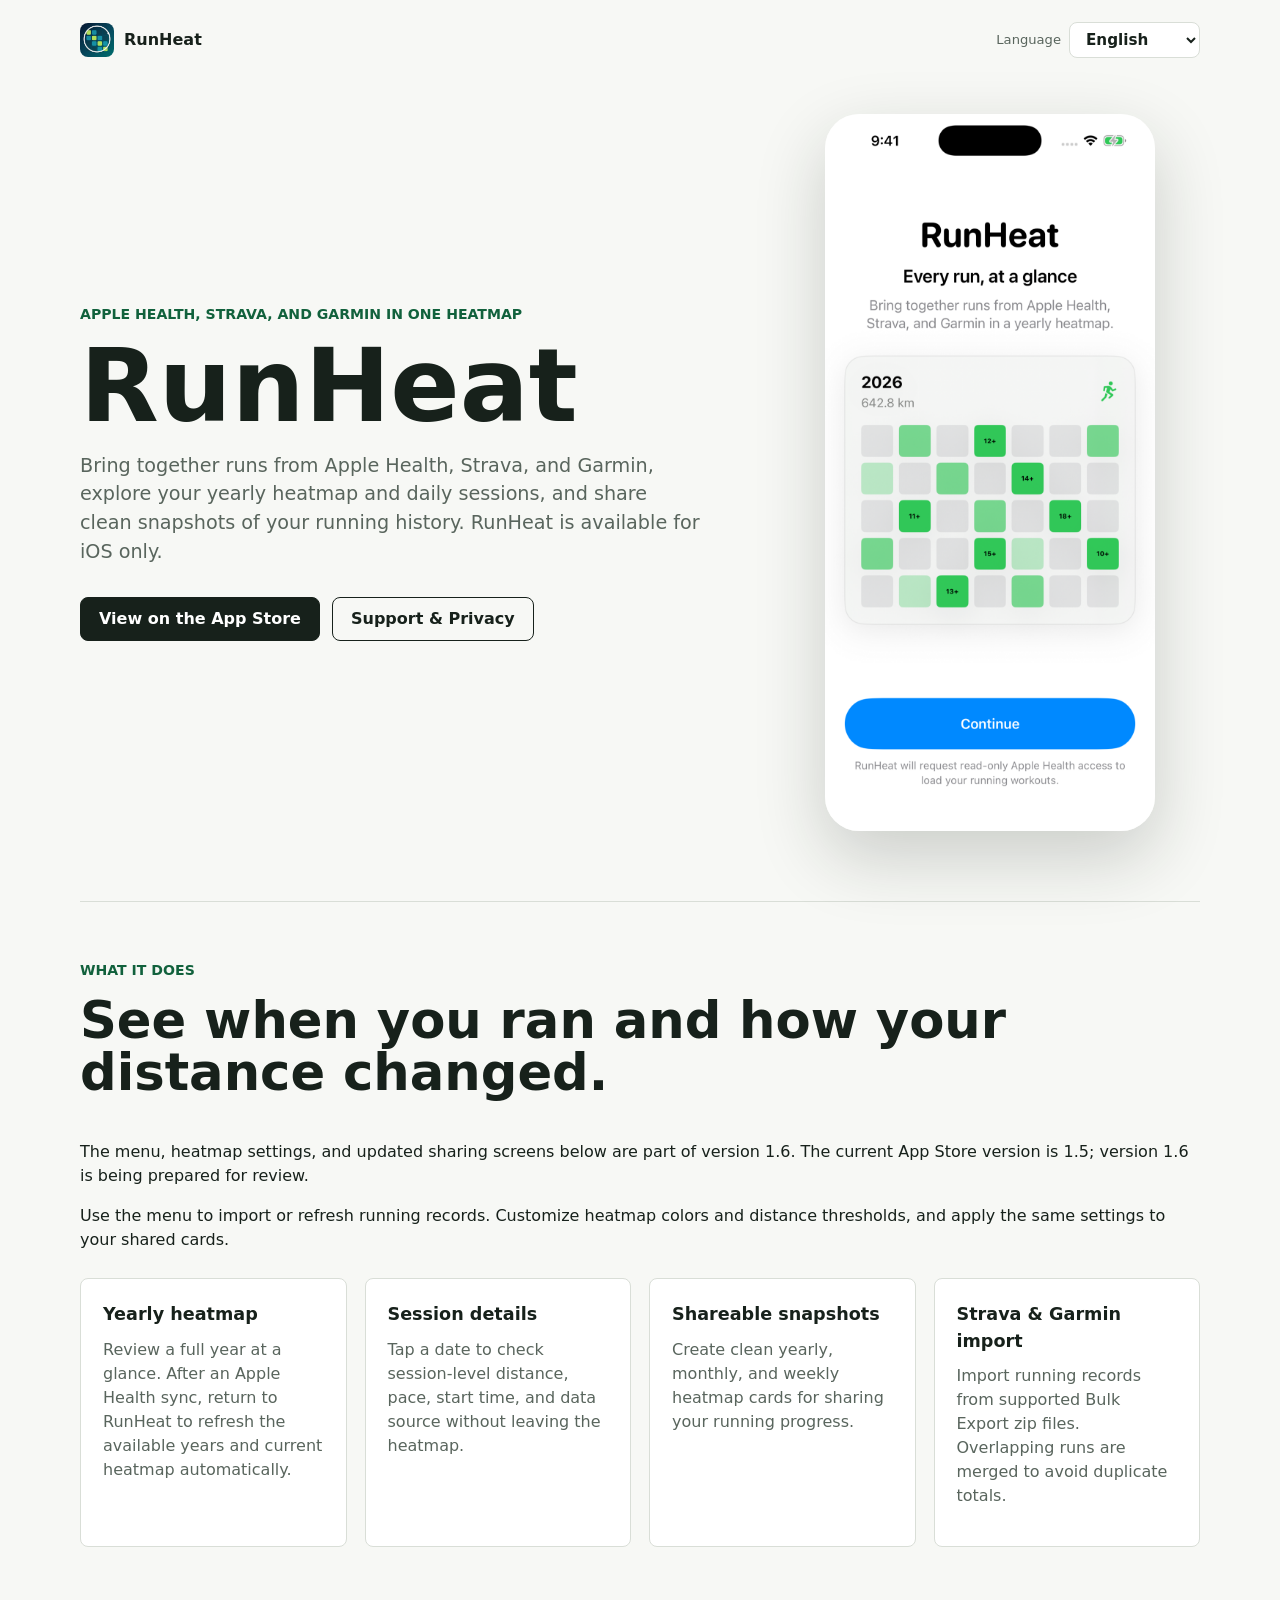
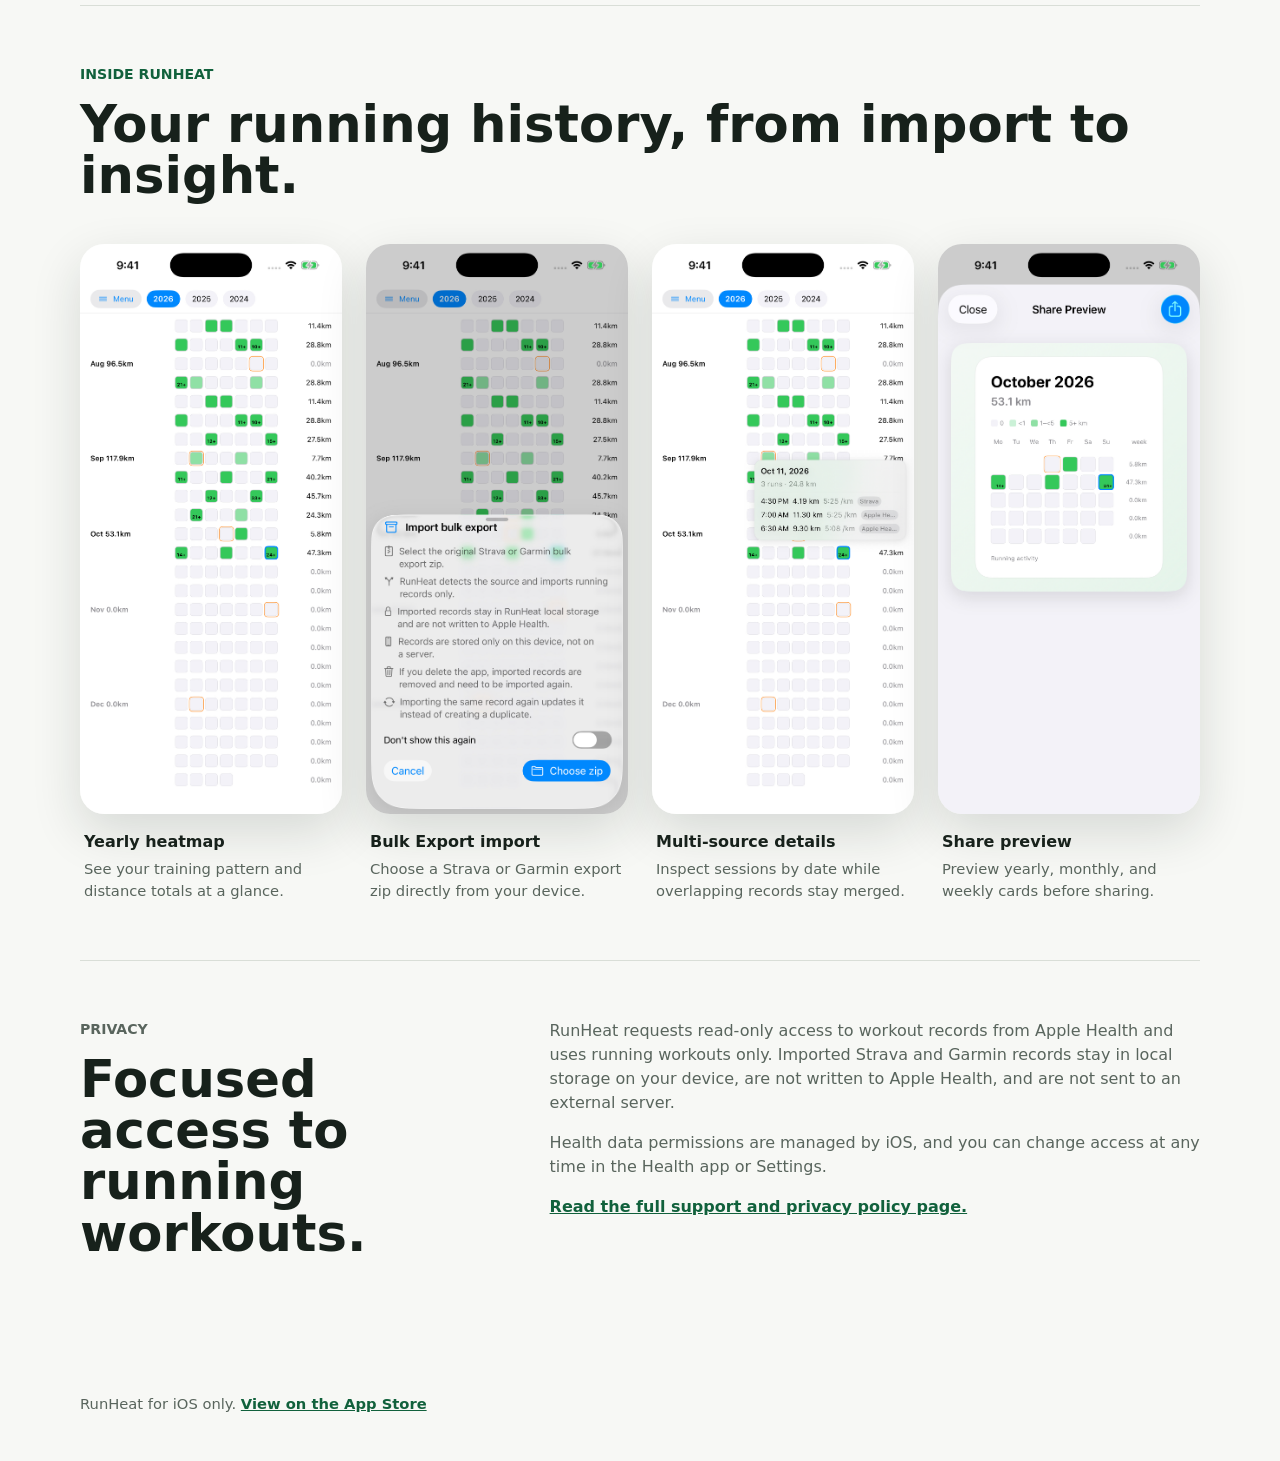
<file: index.html>
<!doctype html>
<html lang="en">
  <head>
    <meta charset="utf-8">
    <meta name="viewport" content="width=device-width, initial-scale=1">
    <meta http-equiv="refresh" content="0; url=en/">
    <title>RunHeat</title>
    <link rel="canonical" href="en/">
  </head>
  <body>
    <p><a href="en/">RunHeat</a></p>
  </body>
</html>
</file>
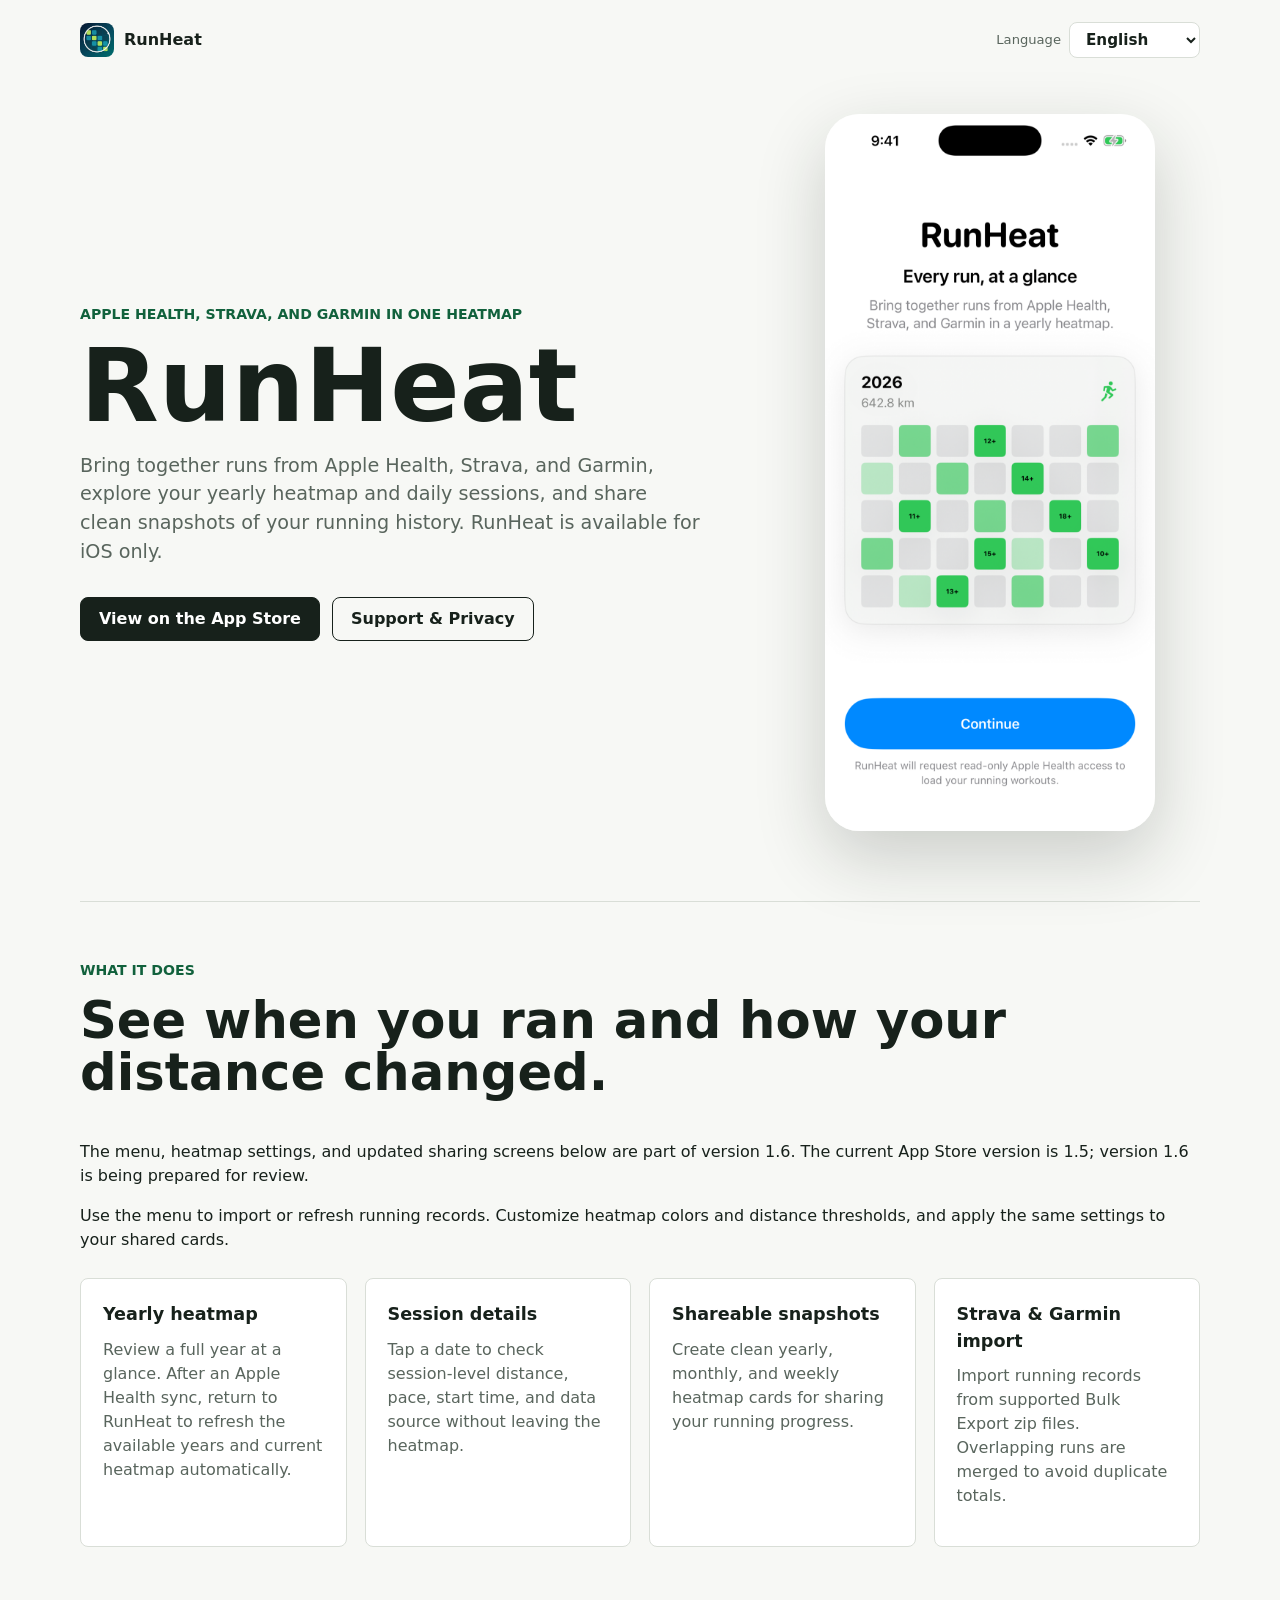
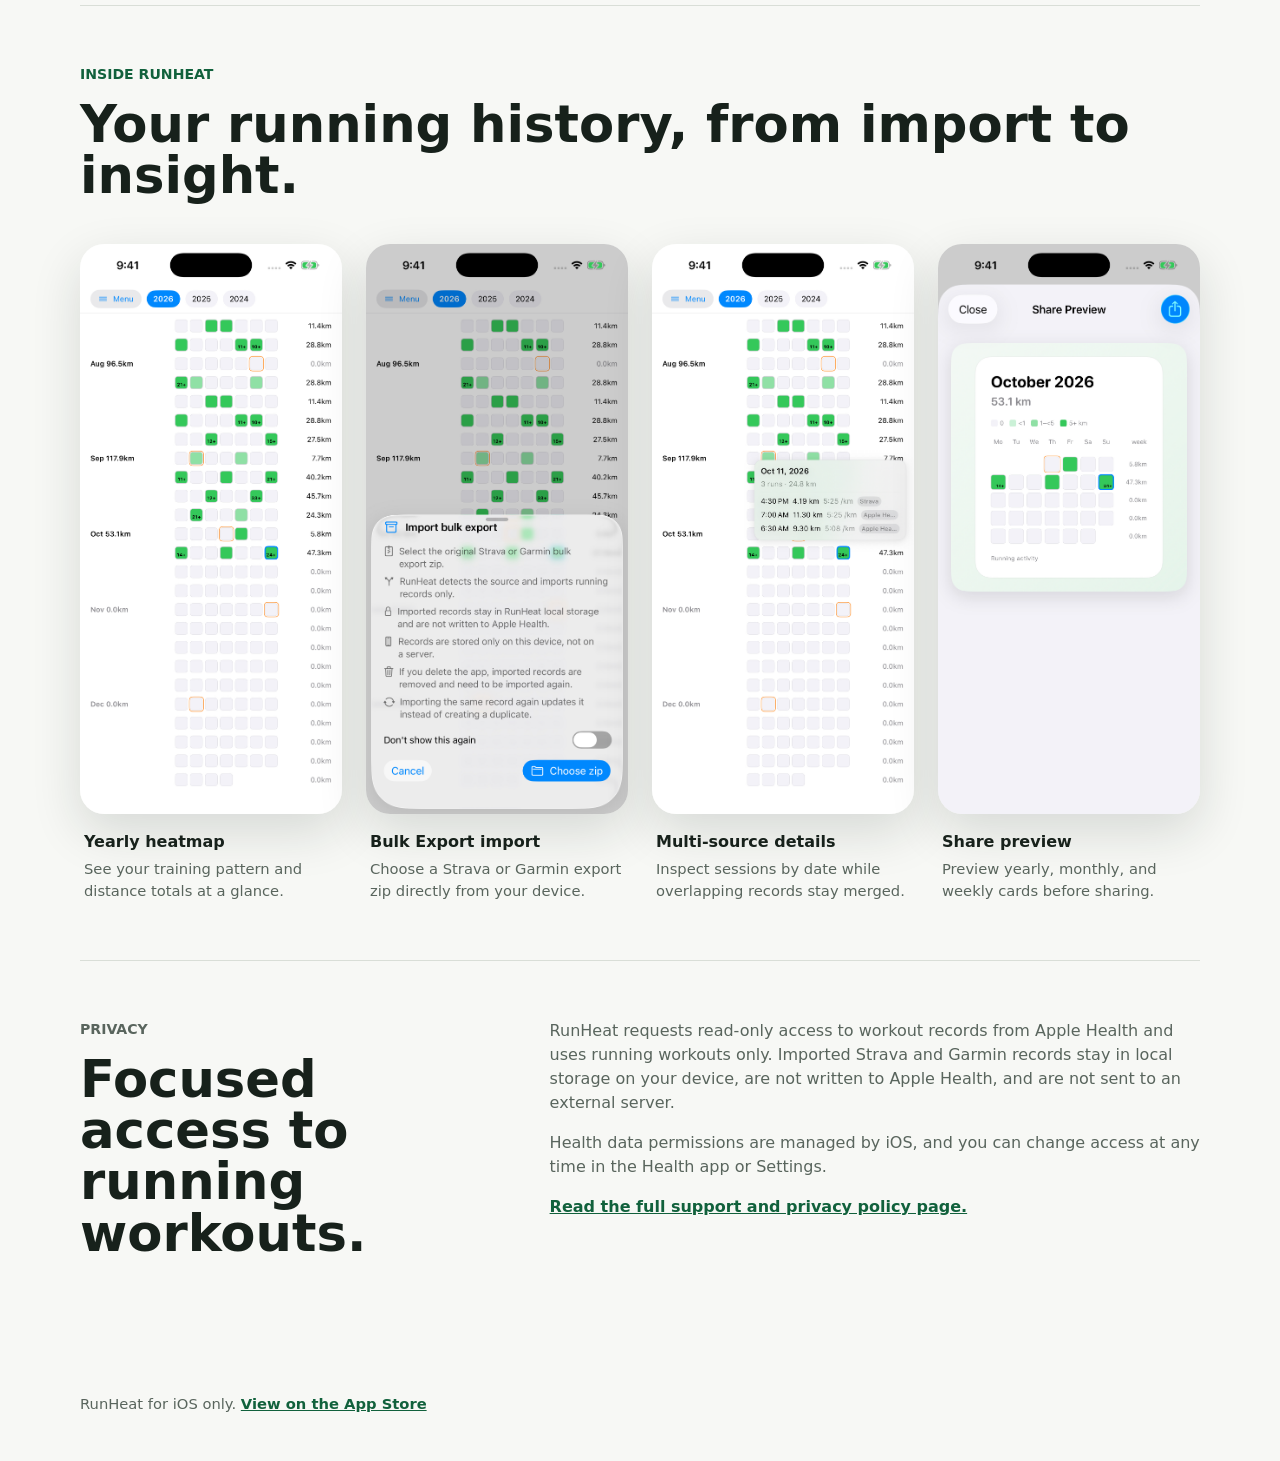
<file: en/index.html>
<!doctype html>
<html lang="en">
  <head>
    <meta charset="utf-8">
    <meta name="viewport" content="width=device-width, initial-scale=1">
    <meta name="description" content="RunHeat brings together running records from Apple Health, Strava, and Garmin in yearly, monthly, and weekly heatmaps.">
    <title>RunHeat</title>
    <link rel="stylesheet" href="../styles.css">
  </head>
  <body>
    <header class="site-header">
      <div class="brand">
        <img src="../assets/app-icon.png" alt="">
        <span>RunHeat</span>
      </div>
      <nav class="nav" aria-label="Language">
        <label class="language-select">
          <span>Language</span>
          <select onchange="if (this.value) window.location.href = this.value">
            <option value="../en/" selected>English</option>
            <option value="../ko/">한국어</option>
          </select>
        </label>
      </nav>
    </header>

    <main>
      <section class="hero">
        <div class="hero-copy">
          <p class="eyebrow">Apple Health, Strava, and Garmin in one heatmap</p>
          <h1>RunHeat</h1>
          <p class="lead">
            Bring together runs from Apple Health, Strava, and Garmin, explore your yearly heatmap and daily sessions, and share clean snapshots of your running history. RunHeat is available for iOS only.
          </p>
          <div class="actions">
            <a class="button primary" href="https://apps.apple.com/us/app/runheat/id6759232122?uo=4">View on the App Store</a>
            <a class="button secondary" href="support.html">Support & Privacy</a>
          </div>
        </div>
        <div class="phone-stage" aria-label="RunHeat app preview">
          <img class="phone-shot" src="../assets/screenshots/en/00-welcome-promo.png" alt="RunHeat welcome screen showing a yearly running heatmap">
        </div>
      </section>

      <section id="features" class="section">
        <p class="eyebrow">What it does</p>
        <h2>See when you ran and how your distance changed.</h2>
        <p>The menu, heatmap settings, and updated sharing screens below are part of version 1.6. The current App Store version is 1.5; version 1.6 is being prepared for review.</p>
        <p>Use the menu to import or refresh running records. Customize heatmap colors and distance thresholds, and apply the same settings to your shared cards.</p>
        <div class="feature-grid">
          <article class="feature">
            <h3>Yearly heatmap</h3>
            <p>Review a full year at a glance. After an Apple Health sync, return to RunHeat to refresh the available years and current heatmap automatically.</p>
          </article>
          <article class="feature">
            <h3>Session details</h3>
            <p>Tap a date to check session-level distance, pace, start time, and data source without leaving the heatmap.</p>
          </article>
          <article class="feature">
            <h3>Shareable snapshots</h3>
            <p>Create clean yearly, monthly, and weekly heatmap cards for sharing your running progress.</p>
          </article>
          <article class="feature">
            <h3>Strava & Garmin import</h3>
            <p>Import running records from supported Bulk Export zip files. Overlapping runs are merged to avoid duplicate totals.</p>
          </article>
        </div>
      </section>

      <section id="screens" class="section screenshots" aria-labelledby="screens-title">
        <p class="eyebrow">Inside RunHeat</p>
        <h2 id="screens-title">Your running history, from import to insight.</h2>
        <div class="gallery">
          <figure>
            <img src="../assets/screenshots/en/01-yearly-heatmap.png" alt="RunHeat yearly heatmap with year tabs and distance totals" loading="lazy">
            <figcaption><strong>Yearly heatmap</strong><span>See your training pattern and distance totals at a glance.</span></figcaption>
          </figure>
          <figure>
            <img src="../assets/screenshots/en/02-bulk-import.png" alt="RunHeat Bulk Export import guide for Strava and Garmin" loading="lazy">
            <figcaption><strong>Bulk Export import</strong><span>Choose a Strava or Garmin export zip directly from your device.</span></figcaption>
          </figure>
          <figure>
            <img src="../assets/screenshots/en/03-run-details.png" alt="RunHeat run details showing Apple Health and Strava sources" loading="lazy">
            <figcaption><strong>Multi-source details</strong><span>Inspect sessions by date while overlapping records stay merged.</span></figcaption>
          </figure>
          <figure>
            <img src="../assets/screenshots/en/04-share-preview.png" alt="RunHeat monthly heatmap share preview" loading="lazy">
            <figcaption><strong>Share preview</strong><span>Preview yearly, monthly, and weekly cards before sharing.</span></figcaption>
          </figure>
        </div>
      </section>

      <section id="privacy" class="section privacy">
        <div>
          <p class="eyebrow">Privacy</p>
          <h2>Focused access to running workouts.</h2>
        </div>
        <div>
          <p>
            RunHeat requests read-only access to workout records from Apple Health and uses running workouts only. Imported Strava and Garmin records stay in local storage on your device, are not written to Apple Health, and are not sent to an external server.
          </p>
          <p>
            Health data permissions are managed by iOS, and you can change access at any time in the Health app or Settings.
          </p>
          <p>
            <a class="text-link" href="support.html">Read the full support and privacy policy page.</a>
          </p>
        </div>
      </section>
    </main>

    <footer class="site-footer">
      <span>RunHeat for iOS only. <a class="text-link" href="https://apps.apple.com/us/app/runheat/id6759232122?uo=4">View on the App Store</a></span>
    </footer>
  </body>
</html>
</file>
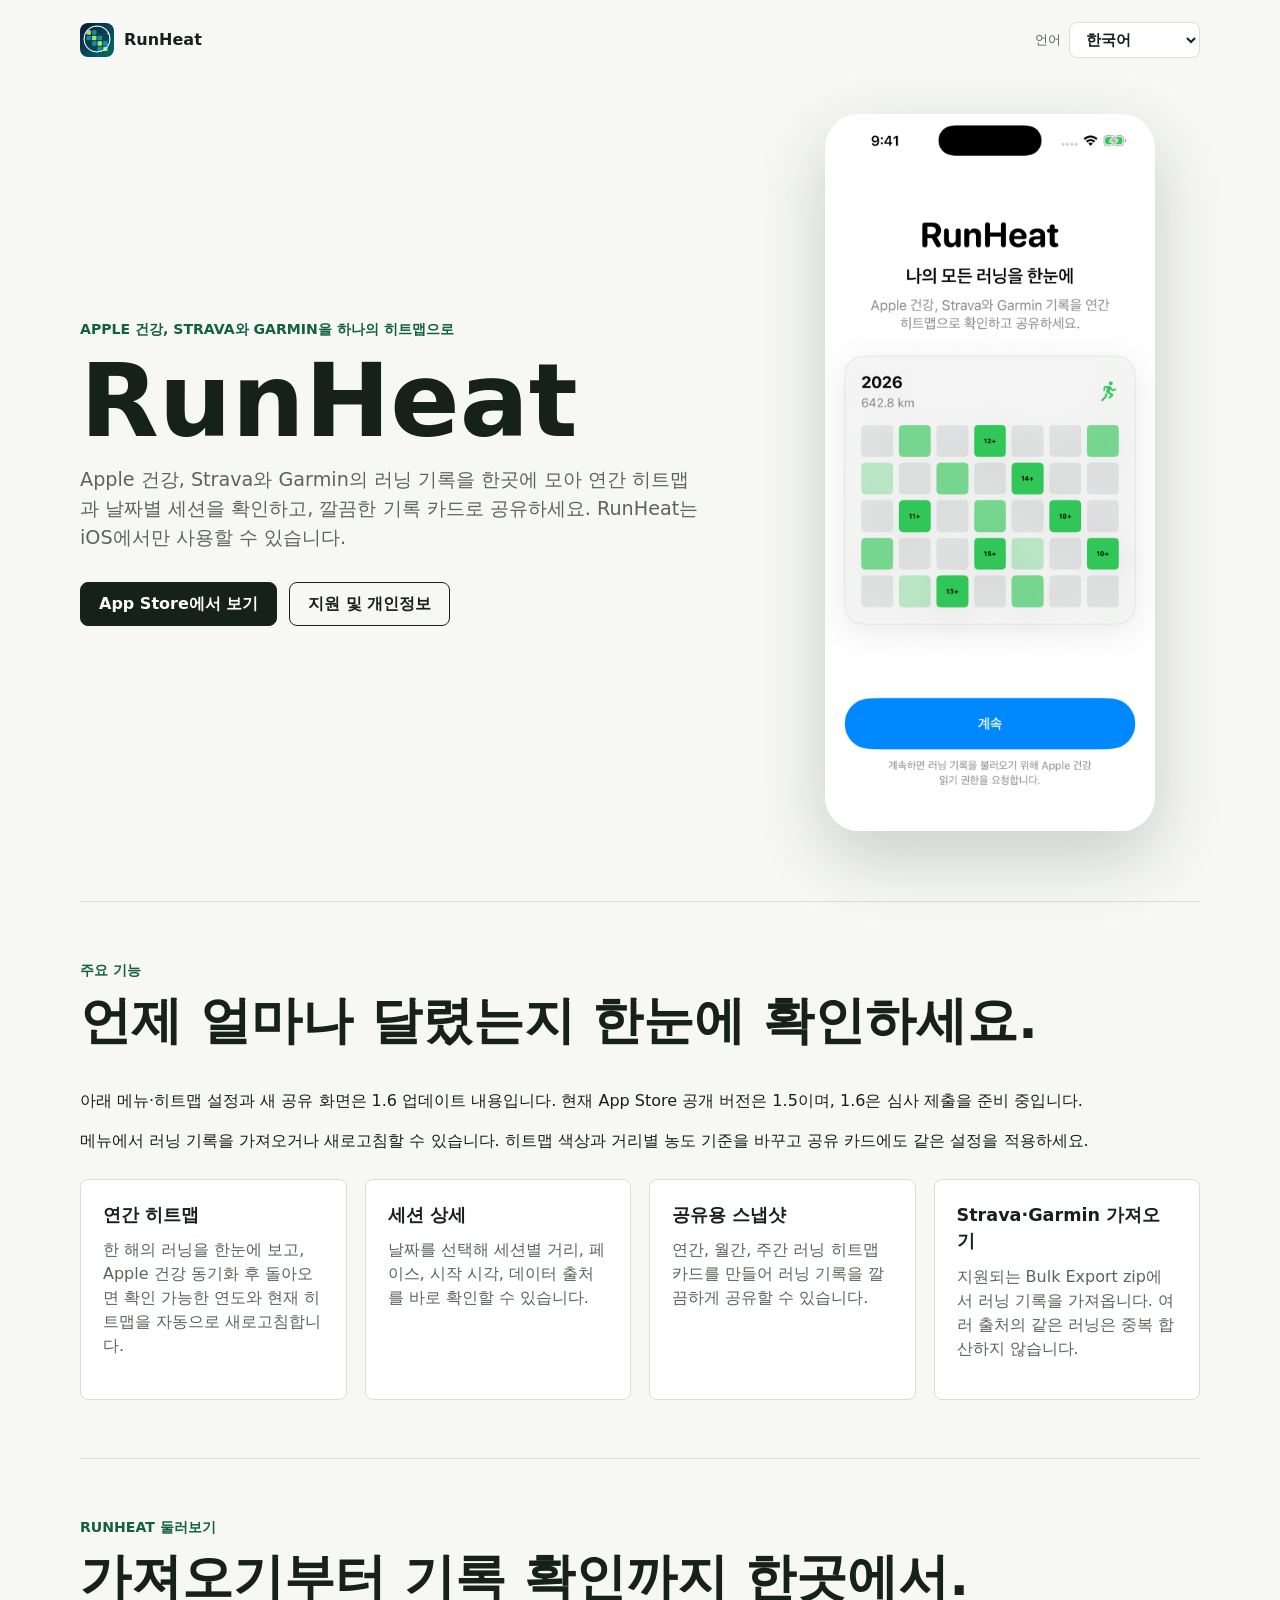
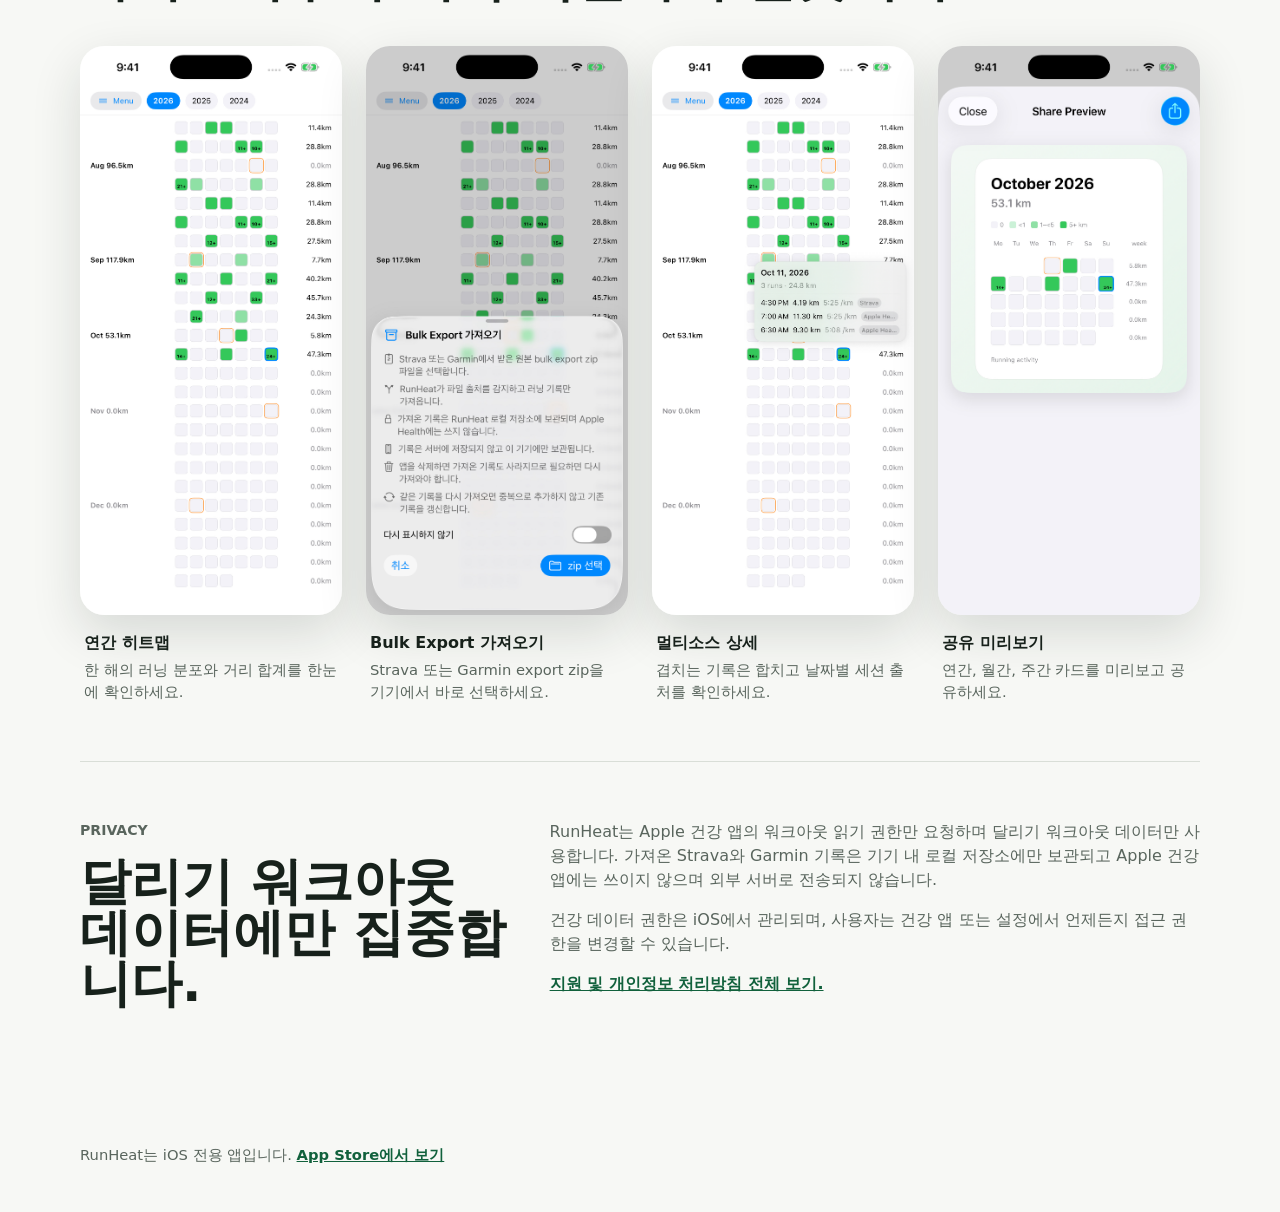
<file: ko/index.html>
<!doctype html>
<html lang="ko">
  <head>
    <meta charset="utf-8">
    <meta name="viewport" content="width=device-width, initial-scale=1">
    <meta name="description" content="RunHeat는 Apple 건강, Strava와 Garmin 러닝 기록을 연간, 월간, 주간 히트맵으로 보여줍니다.">
    <title>RunHeat</title>
    <link rel="stylesheet" href="../styles.css">
  </head>
  <body>
    <header class="site-header">
      <div class="brand">
        <img src="../assets/app-icon.png" alt="">
        <span>RunHeat</span>
      </div>
      <nav class="nav" aria-label="언어">
        <label class="language-select">
          <span>언어</span>
          <select onchange="if (this.value) window.location.href = this.value">
            <option value="../en/">English</option>
            <option value="../ko/" selected>한국어</option>
          </select>
        </label>
      </nav>
    </header>

    <main>
      <section class="hero">
        <div class="hero-copy">
          <p class="eyebrow">Apple 건강, Strava와 Garmin을 하나의 히트맵으로</p>
          <h1>RunHeat</h1>
          <p class="lead">
            Apple 건강, Strava와 Garmin의 러닝 기록을 한곳에 모아 연간 히트맵과 날짜별 세션을 확인하고, 깔끔한 기록 카드로 공유하세요. RunHeat는 iOS에서만 사용할 수 있습니다.
          </p>
          <div class="actions">
            <a class="button primary" href="https://apps.apple.com/us/app/runheat/id6759232122?uo=4">App Store에서 보기</a>
            <a class="button secondary" href="support.html">지원 및 개인정보</a>
          </div>
        </div>
        <div class="phone-stage" aria-label="RunHeat 앱 미리보기">
          <img class="phone-shot" src="../assets/screenshots/ko/00-welcome-promo.png" alt="연간 러닝 히트맵이 표시된 RunHeat 시작 화면">
        </div>
      </section>

      <section id="features" class="section">
        <p class="eyebrow">주요 기능</p>
        <h2>언제 얼마나 달렸는지 한눈에 확인하세요.</h2>
        <p>아래 메뉴·히트맵 설정과 새 공유 화면은 1.6 업데이트 내용입니다. 현재 App Store 공개 버전은 1.5이며, 1.6은 심사 제출을 준비 중입니다.</p>
        <p>메뉴에서 러닝 기록을 가져오거나 새로고침할 수 있습니다. 히트맵 색상과 거리별 농도 기준을 바꾸고 공유 카드에도 같은 설정을 적용하세요.</p>
        <div class="feature-grid">
          <article class="feature">
            <h3>연간 히트맵</h3>
            <p>한 해의 러닝을 한눈에 보고, Apple 건강 동기화 후 돌아오면 확인 가능한 연도와 현재 히트맵을 자동으로 새로고침합니다.</p>
          </article>
          <article class="feature">
            <h3>세션 상세</h3>
            <p>날짜를 선택해 세션별 거리, 페이스, 시작 시각, 데이터 출처를 바로 확인할 수 있습니다.</p>
          </article>
          <article class="feature">
            <h3>공유용 스냅샷</h3>
            <p>연간, 월간, 주간 러닝 히트맵 카드를 만들어 러닝 기록을 깔끔하게 공유할 수 있습니다.</p>
          </article>
          <article class="feature">
            <h3>Strava·Garmin 가져오기</h3>
            <p>지원되는 Bulk Export zip에서 러닝 기록을 가져옵니다. 여러 출처의 같은 러닝은 중복 합산하지 않습니다.</p>
          </article>
        </div>
      </section>

      <section id="screens" class="section screenshots" aria-labelledby="screens-title">
        <p class="eyebrow">RunHeat 둘러보기</p>
        <h2 id="screens-title">가져오기부터 기록 확인까지 한곳에서.</h2>
        <div class="gallery">
          <figure>
            <img src="../assets/screenshots/ko/01-yearly-heatmap.png" alt="연도 탭과 거리 합계가 표시된 RunHeat 연간 히트맵" loading="lazy">
            <figcaption><strong>연간 히트맵</strong><span>한 해의 러닝 분포와 거리 합계를 한눈에 확인하세요.</span></figcaption>
          </figure>
          <figure>
            <img src="../assets/screenshots/ko/02-bulk-import.png" alt="Strava와 Garmin용 RunHeat Bulk Export 가져오기 안내" loading="lazy">
            <figcaption><strong>Bulk Export 가져오기</strong><span>Strava 또는 Garmin export zip을 기기에서 바로 선택하세요.</span></figcaption>
          </figure>
          <figure>
            <img src="../assets/screenshots/ko/03-run-details.png" alt="Apple 건강과 Strava 출처가 함께 표시된 RunHeat 러닝 상세" loading="lazy">
            <figcaption><strong>멀티소스 상세</strong><span>겹치는 기록은 합치고 날짜별 세션 출처를 확인하세요.</span></figcaption>
          </figure>
          <figure>
            <img src="../assets/screenshots/ko/04-share-preview.png" alt="RunHeat 월간 히트맵 공유 미리보기" loading="lazy">
            <figcaption><strong>공유 미리보기</strong><span>연간, 월간, 주간 카드를 미리보고 공유하세요.</span></figcaption>
          </figure>
        </div>
      </section>

      <section id="privacy" class="section privacy">
        <div>
          <p class="eyebrow">Privacy</p>
          <h2>달리기 워크아웃 데이터에만 집중합니다.</h2>
        </div>
        <div>
          <p>
            RunHeat는 Apple 건강 앱의 워크아웃 읽기 권한만 요청하며 달리기 워크아웃 데이터만 사용합니다. 가져온 Strava와 Garmin 기록은 기기 내 로컬 저장소에만 보관되고 Apple 건강 앱에는 쓰이지 않으며 외부 서버로 전송되지 않습니다.
          </p>
          <p>
            건강 데이터 권한은 iOS에서 관리되며, 사용자는 건강 앱 또는 설정에서 언제든지 접근 권한을 변경할 수 있습니다.
          </p>
          <p>
            <a class="text-link" href="support.html">지원 및 개인정보 처리방침 전체 보기.</a>
          </p>
        </div>
      </section>
    </main>

    <footer class="site-footer">
      <span>RunHeat는 iOS 전용 앱입니다. <a class="text-link" href="https://apps.apple.com/us/app/runheat/id6759232122?uo=4">App Store에서 보기</a></span>
    </footer>
  </body>
</html>
</file>
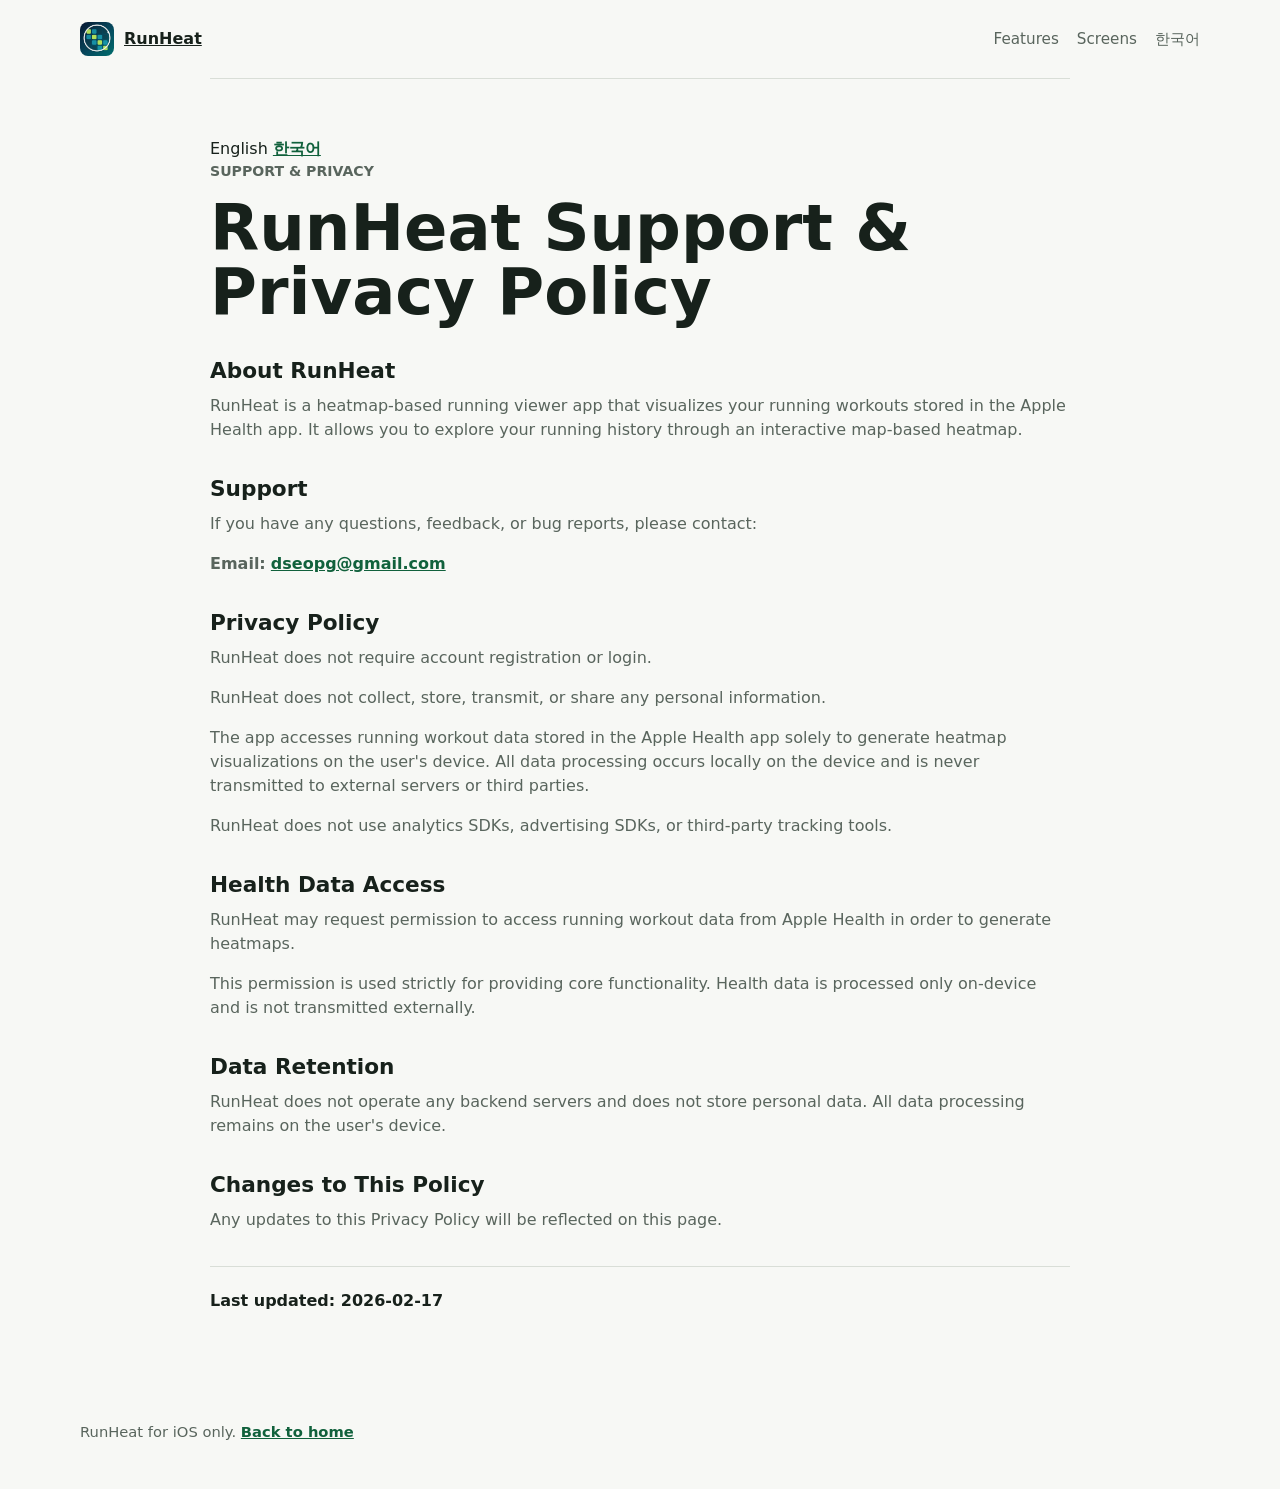
<file: support-en.html>
<!doctype html>
<html lang="en">
  <head>
    <meta charset="utf-8">
    <meta name="viewport" content="width=device-width, initial-scale=1">
    <meta name="description" content="RunHeat support and privacy policy.">
    <title>RunHeat Support & Privacy Policy</title>
    <link rel="stylesheet" href="styles.css">
  </head>
  <body>
    <header class="site-header">
      <a class="brand" href="index.html">
        <img src="assets/app-icon.png" alt="">
        <span>RunHeat</span>
      </a>
      <nav class="nav" aria-label="Primary navigation">
        <a href="index.html#features">Features</a>
        <a href="index.html#screens">Screens</a>
        <a href="support-ko.html">한국어</a>
      </nav>
    </header>

    <main class="policy-page">
      <section class="section policy-section" aria-labelledby="english-title">
        <div class="language-switch">
          <span>English</span>
          <a class="text-link" href="support-ko.html">한국어</a>
        </div>

        <p class="eyebrow">Support & Privacy</p>
        <h1 id="english-title">RunHeat Support & Privacy Policy</h1>

        <h2>About RunHeat</h2>
        <p>RunHeat is a heatmap-based running viewer app that visualizes your running workouts stored in the Apple Health app. It allows you to explore your running history through an interactive map-based heatmap.</p>

        <h2>Support</h2>
        <p>If you have any questions, feedback, or bug reports, please contact:</p>
        <p><strong>Email:</strong> <a class="text-link" href="mailto:dseopg@gmail.com">dseopg@gmail.com</a></p>

        <h2>Privacy Policy</h2>
        <p>RunHeat does not require account registration or login.</p>
        <p>RunHeat does not collect, store, transmit, or share any personal information.</p>
        <p>The app accesses running workout data stored in the Apple Health app solely to generate heatmap visualizations on the user's device. All data processing occurs locally on the device and is never transmitted to external servers or third parties.</p>
        <p>RunHeat does not use analytics SDKs, advertising SDKs, or third-party tracking tools.</p>

        <h2>Health Data Access</h2>
        <p>RunHeat may request permission to access running workout data from Apple Health in order to generate heatmaps.</p>
        <p>This permission is used strictly for providing core functionality. Health data is processed only on-device and is not transmitted externally.</p>

        <h2>Data Retention</h2>
        <p>RunHeat does not operate any backend servers and does not store personal data. All data processing remains on the user's device.</p>

        <h2>Changes to This Policy</h2>
        <p>Any updates to this Privacy Policy will be reflected on this page.</p>

        <p class="updated">Last updated: 2026-02-17</p>
      </section>
    </main>

    <footer class="site-footer">
      <span>RunHeat for iOS only. <a class="text-link" href="index.html">Back to home</a></span>
    </footer>
  </body>
</html>
</file>
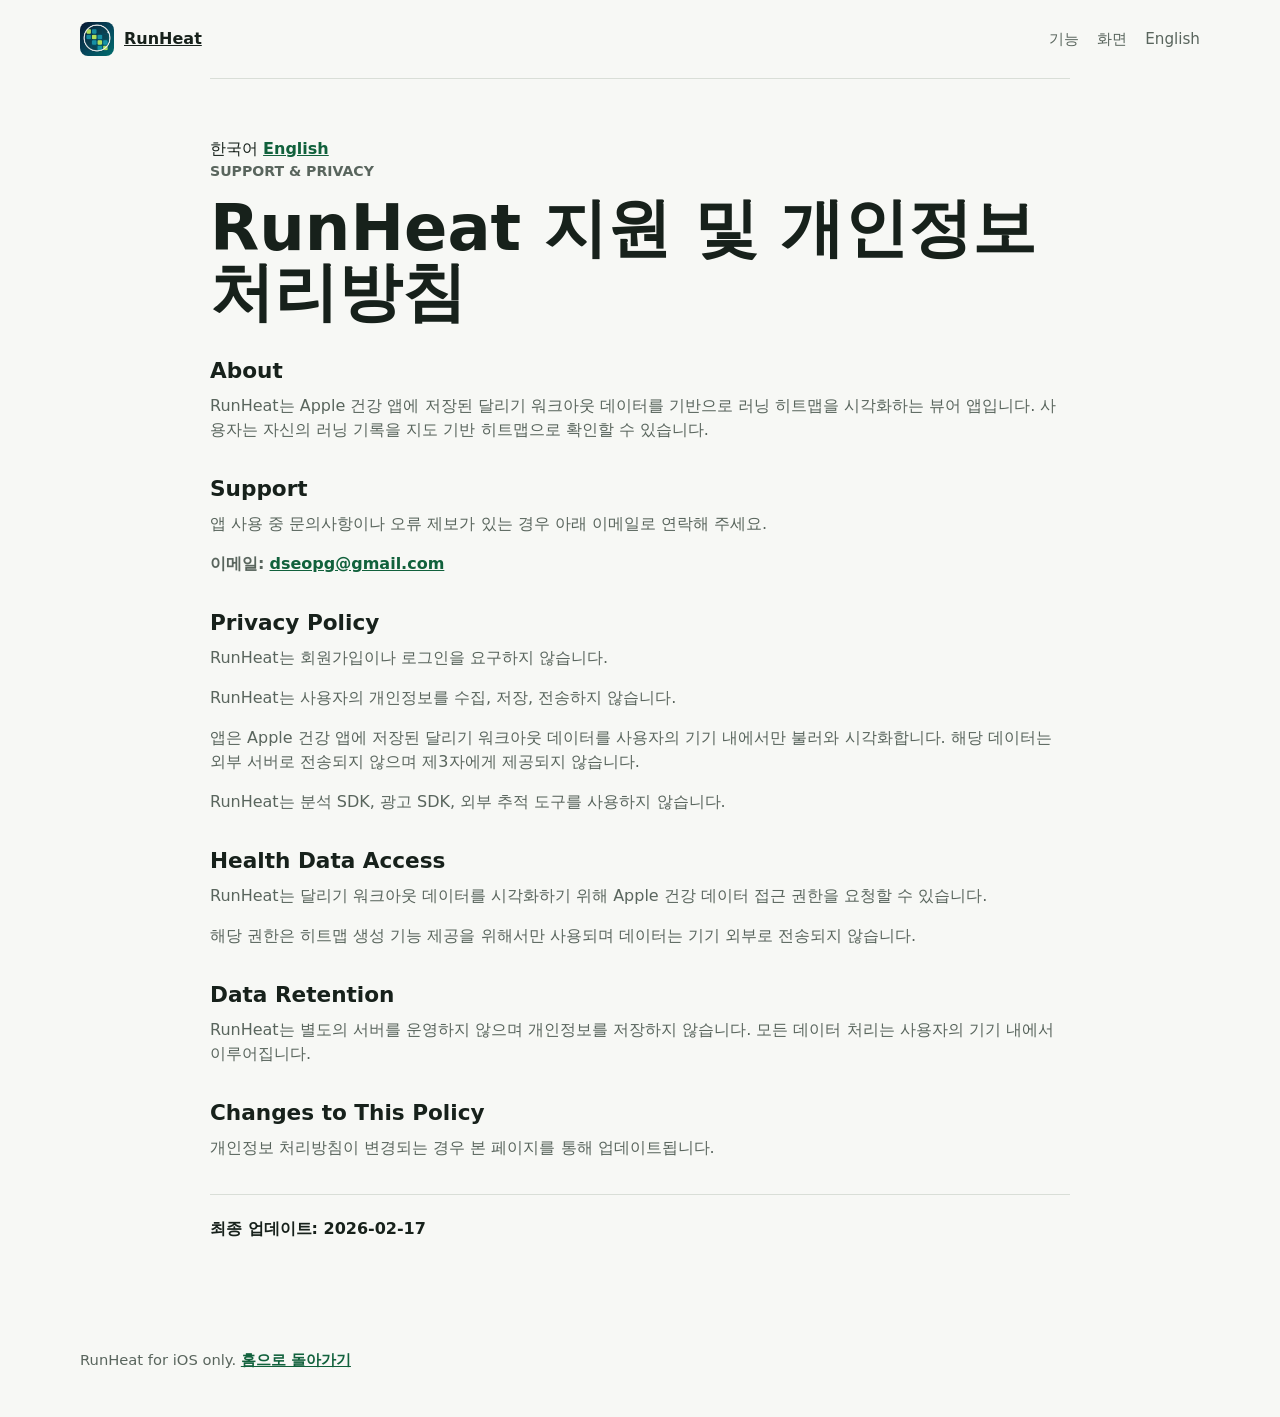
<file: support-ko.html>
<!doctype html>
<html lang="ko">
  <head>
    <meta charset="utf-8">
    <meta name="viewport" content="width=device-width, initial-scale=1">
    <meta name="description" content="RunHeat 지원 및 개인정보 처리방침.">
    <title>RunHeat 지원 및 개인정보 처리방침</title>
    <link rel="stylesheet" href="styles.css">
  </head>
  <body>
    <header class="site-header">
      <a class="brand" href="index.html">
        <img src="assets/app-icon.png" alt="">
        <span>RunHeat</span>
      </a>
      <nav class="nav" aria-label="Primary navigation">
        <a href="index.html#features">기능</a>
        <a href="index.html#screens">화면</a>
        <a href="support-en.html">English</a>
      </nav>
    </header>

    <main class="policy-page">
      <section class="section policy-section" aria-labelledby="korean-title">
        <div class="language-switch">
          <span>한국어</span>
          <a class="text-link" href="support-en.html">English</a>
        </div>

        <p class="eyebrow">Support & Privacy</p>
        <h1 id="korean-title">RunHeat 지원 및 개인정보 처리방침</h1>

        <h2>About</h2>
        <p>RunHeat는 Apple 건강 앱에 저장된 달리기 워크아웃 데이터를 기반으로 러닝 히트맵을 시각화하는 뷰어 앱입니다. 사용자는 자신의 러닝 기록을 지도 기반 히트맵으로 확인할 수 있습니다.</p>

        <h2>Support</h2>
        <p>앱 사용 중 문의사항이나 오류 제보가 있는 경우 아래 이메일로 연락해 주세요.</p>
        <p><strong>이메일:</strong> <a class="text-link" href="mailto:dseopg@gmail.com">dseopg@gmail.com</a></p>

        <h2>Privacy Policy</h2>
        <p>RunHeat는 회원가입이나 로그인을 요구하지 않습니다.</p>
        <p>RunHeat는 사용자의 개인정보를 수집, 저장, 전송하지 않습니다.</p>
        <p>앱은 Apple 건강 앱에 저장된 달리기 워크아웃 데이터를 사용자의 기기 내에서만 불러와 시각화합니다. 해당 데이터는 외부 서버로 전송되지 않으며 제3자에게 제공되지 않습니다.</p>
        <p>RunHeat는 분석 SDK, 광고 SDK, 외부 추적 도구를 사용하지 않습니다.</p>

        <h2>Health Data Access</h2>
        <p>RunHeat는 달리기 워크아웃 데이터를 시각화하기 위해 Apple 건강 데이터 접근 권한을 요청할 수 있습니다.</p>
        <p>해당 권한은 히트맵 생성 기능 제공을 위해서만 사용되며 데이터는 기기 외부로 전송되지 않습니다.</p>

        <h2>Data Retention</h2>
        <p>RunHeat는 별도의 서버를 운영하지 않으며 개인정보를 저장하지 않습니다. 모든 데이터 처리는 사용자의 기기 내에서 이루어집니다.</p>

        <h2>Changes to This Policy</h2>
        <p>개인정보 처리방침이 변경되는 경우 본 페이지를 통해 업데이트됩니다.</p>

        <p class="updated">최종 업데이트: 2026-02-17</p>
      </section>
    </main>

    <footer class="site-footer">
      <span>RunHeat for iOS only. <a class="text-link" href="index.html">홈으로 돌아가기</a></span>
    </footer>
  </body>
</html>
</file>
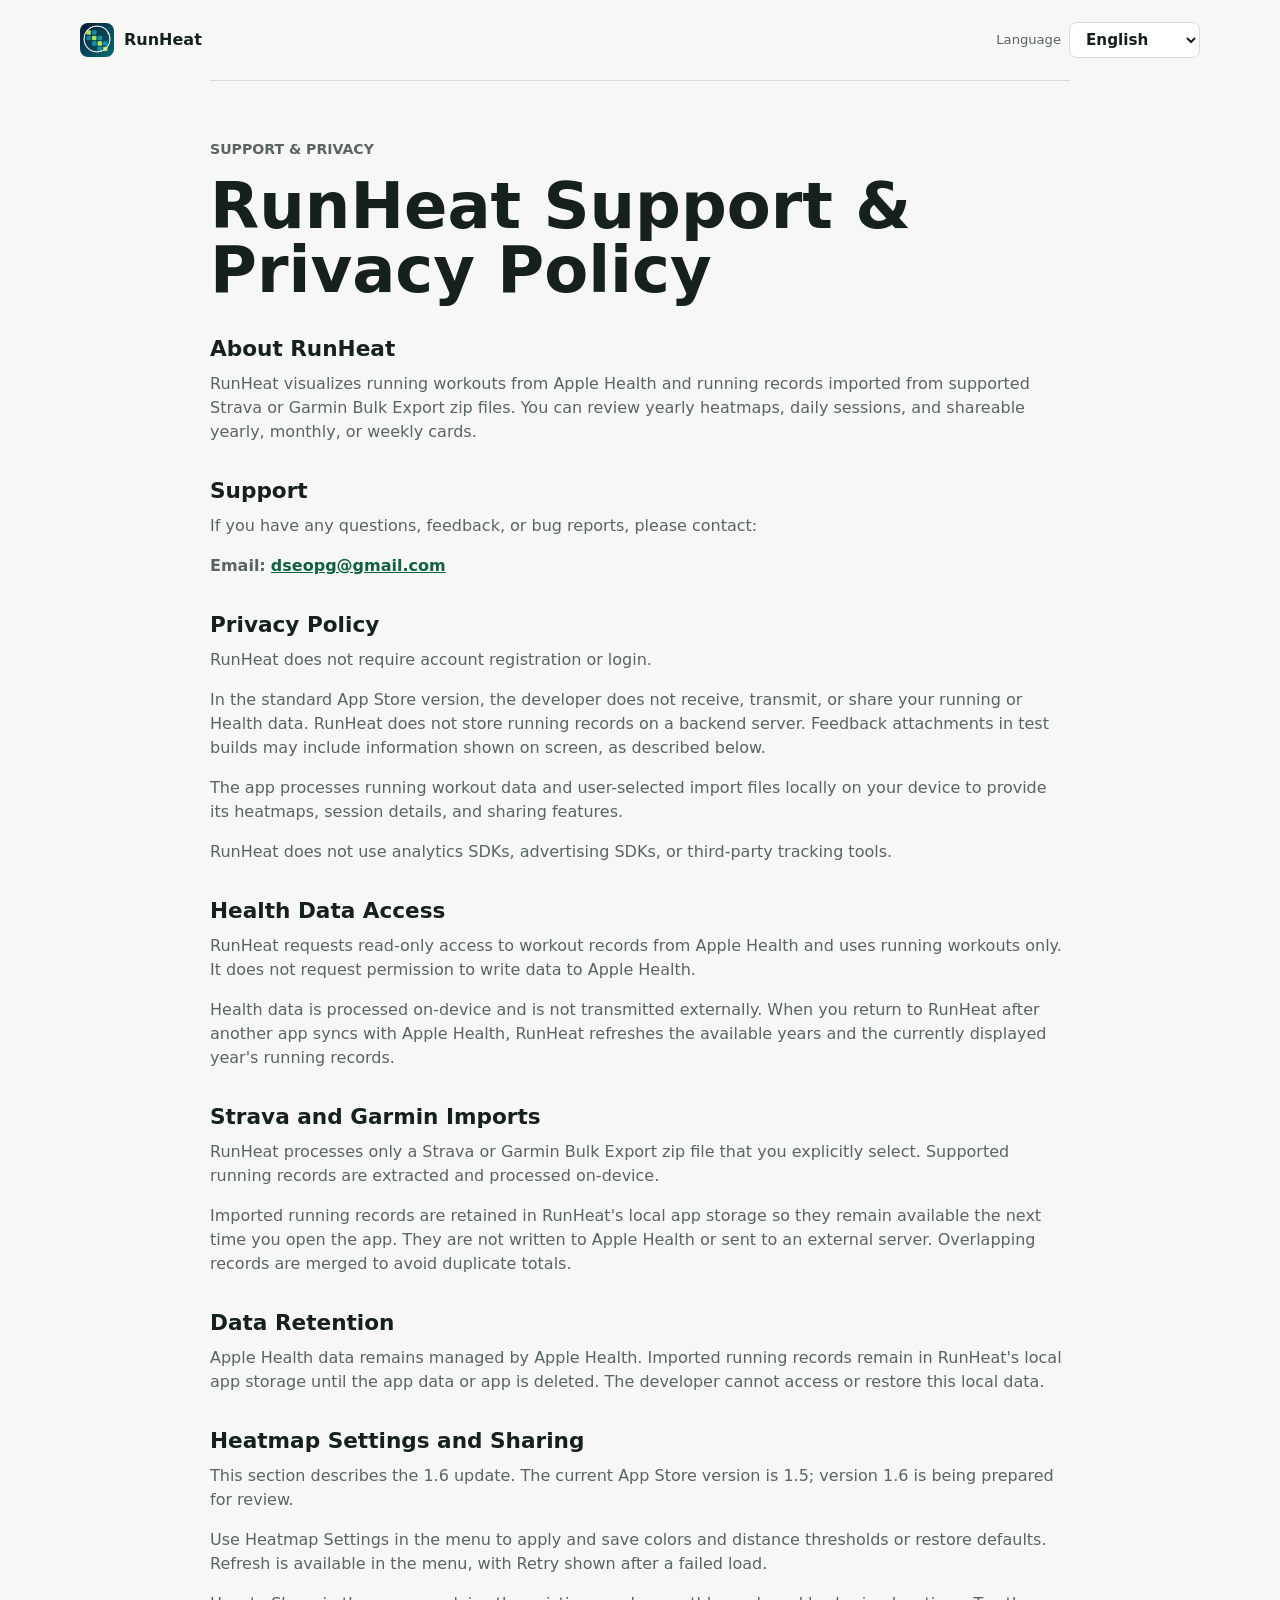
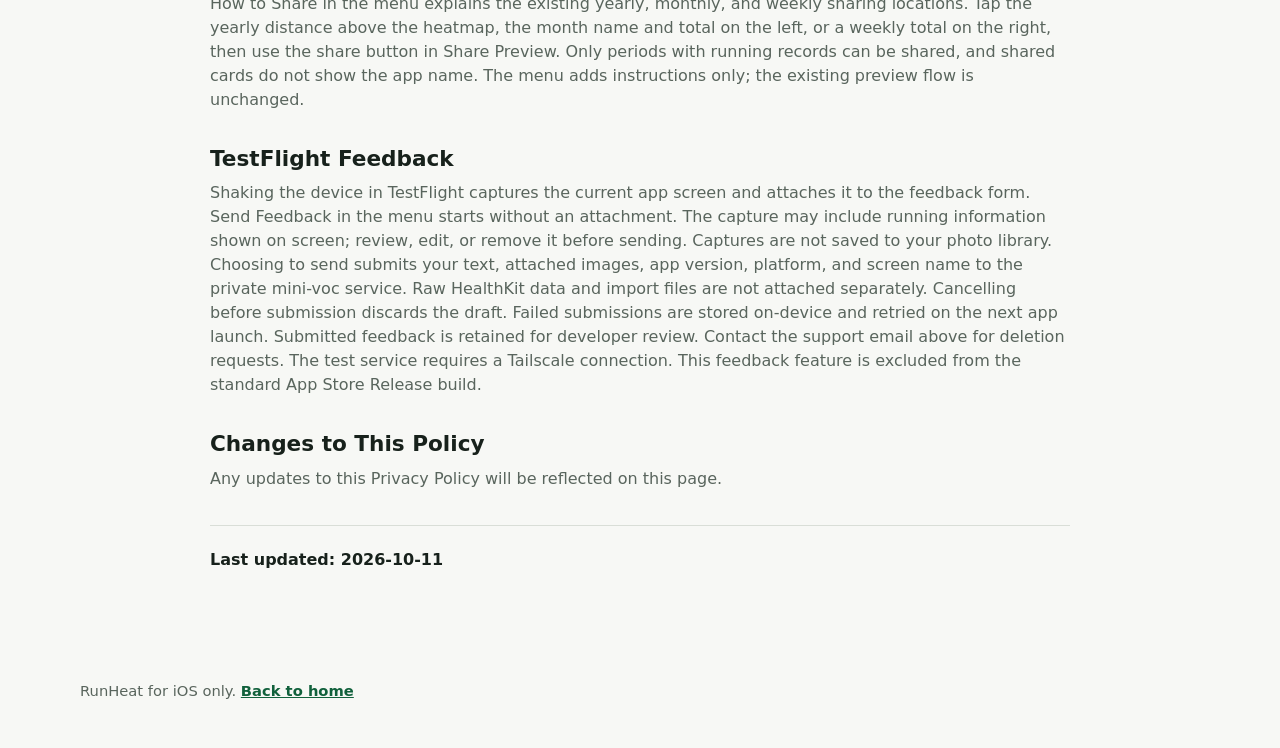
<file: en/support.html>
<!doctype html>
<html lang="en">
  <head>
    <meta charset="utf-8">
    <meta name="viewport" content="width=device-width, initial-scale=1">
    <meta name="description" content="RunHeat support and privacy policy.">
    <title>RunHeat Support & Privacy Policy</title>
    <link rel="stylesheet" href="../styles.css">
  </head>
  <body>
    <header class="site-header">
      <div class="brand">
        <img src="../assets/app-icon.png" alt="">
        <span>RunHeat</span>
      </div>
      <nav class="nav" aria-label="Language">
        <label class="language-select">
          <span>Language</span>
          <select onchange="if (this.value) window.location.href = this.value">
            <option value="../en/support.html" selected>English</option>
            <option value="../ko/support.html">한국어</option>
          </select>
        </label>
      </nav>
    </header>

    <main class="policy-page">
      <section class="section policy-section" aria-labelledby="english-title">
        <p class="eyebrow">Support & Privacy</p>
        <h1 id="english-title">RunHeat Support & Privacy Policy</h1>

        <h2>About RunHeat</h2>
        <p>RunHeat visualizes running workouts from Apple Health and running records imported from supported Strava or Garmin Bulk Export zip files. You can review yearly heatmaps, daily sessions, and shareable yearly, monthly, or weekly cards.</p>

        <h2>Support</h2>
        <p>If you have any questions, feedback, or bug reports, please contact:</p>
        <p><strong>Email:</strong> <a class="text-link" href="mailto:dseopg@gmail.com">dseopg@gmail.com</a></p>

        <h2>Privacy Policy</h2>
        <p>RunHeat does not require account registration or login.</p>
        <p>In the standard App Store version, the developer does not receive, transmit, or share your running or Health data. RunHeat does not store running records on a backend server. Feedback attachments in test builds may include information shown on screen, as described below.</p>
        <p>The app processes running workout data and user-selected import files locally on your device to provide its heatmaps, session details, and sharing features.</p>
        <p>RunHeat does not use analytics SDKs, advertising SDKs, or third-party tracking tools.</p>

        <h2>Health Data Access</h2>
        <p>RunHeat requests read-only access to workout records from Apple Health and uses running workouts only. It does not request permission to write data to Apple Health.</p>
        <p>Health data is processed on-device and is not transmitted externally. When you return to RunHeat after another app syncs with Apple Health, RunHeat refreshes the available years and the currently displayed year's running records.</p>

        <h2>Strava and Garmin Imports</h2>
        <p>RunHeat processes only a Strava or Garmin Bulk Export zip file that you explicitly select. Supported running records are extracted and processed on-device.</p>
        <p>Imported running records are retained in RunHeat's local app storage so they remain available the next time you open the app. They are not written to Apple Health or sent to an external server. Overlapping records are merged to avoid duplicate totals.</p>

        <h2>Data Retention</h2>
        <p>Apple Health data remains managed by Apple Health. Imported running records remain in RunHeat's local app storage until the app data or app is deleted. The developer cannot access or restore this local data.</p>

        <h2>Heatmap Settings and Sharing</h2>
        <p>This section describes the 1.6 update. The current App Store version is 1.5; version 1.6 is being prepared for review.</p>
        <p>Use Heatmap Settings in the menu to apply and save colors and distance thresholds or restore defaults. Refresh is available in the menu, with Retry shown after a failed load.</p>
        <p>How to Share in the menu explains the existing yearly, monthly, and weekly sharing locations. Tap the yearly distance above the heatmap, the month name and total on the left, or a weekly total on the right, then use the share button in Share Preview. Only periods with running records can be shared, and shared cards do not show the app name. The menu adds instructions only; the existing preview flow is unchanged.</p>
        <h2>TestFlight Feedback</h2>
        <p>Shaking the device in TestFlight captures the current app screen and attaches it to the feedback form. Send Feedback in the menu starts without an attachment. The capture may include running information shown on screen; review, edit, or remove it before sending. Captures are not saved to your photo library. Choosing to send submits your text, attached images, app version, platform, and screen name to the private mini-voc service. Raw HealthKit data and import files are not attached separately. Cancelling before submission discards the draft. Failed submissions are stored on-device and retried on the next app launch. Submitted feedback is retained for developer review. Contact the support email above for deletion requests. The test service requires a Tailscale connection. This feedback feature is excluded from the standard App Store Release build.</p>

        <h2>Changes to This Policy</h2>
        <p>Any updates to this Privacy Policy will be reflected on this page.</p>

        <p class="updated">Last updated: 2026-10-11</p>
      </section>
    </main>

    <footer class="site-footer">
      <span>RunHeat for iOS only. <a class="text-link" href="../en/">Back to home</a></span>
    </footer>
  </body>
</html>
</file>
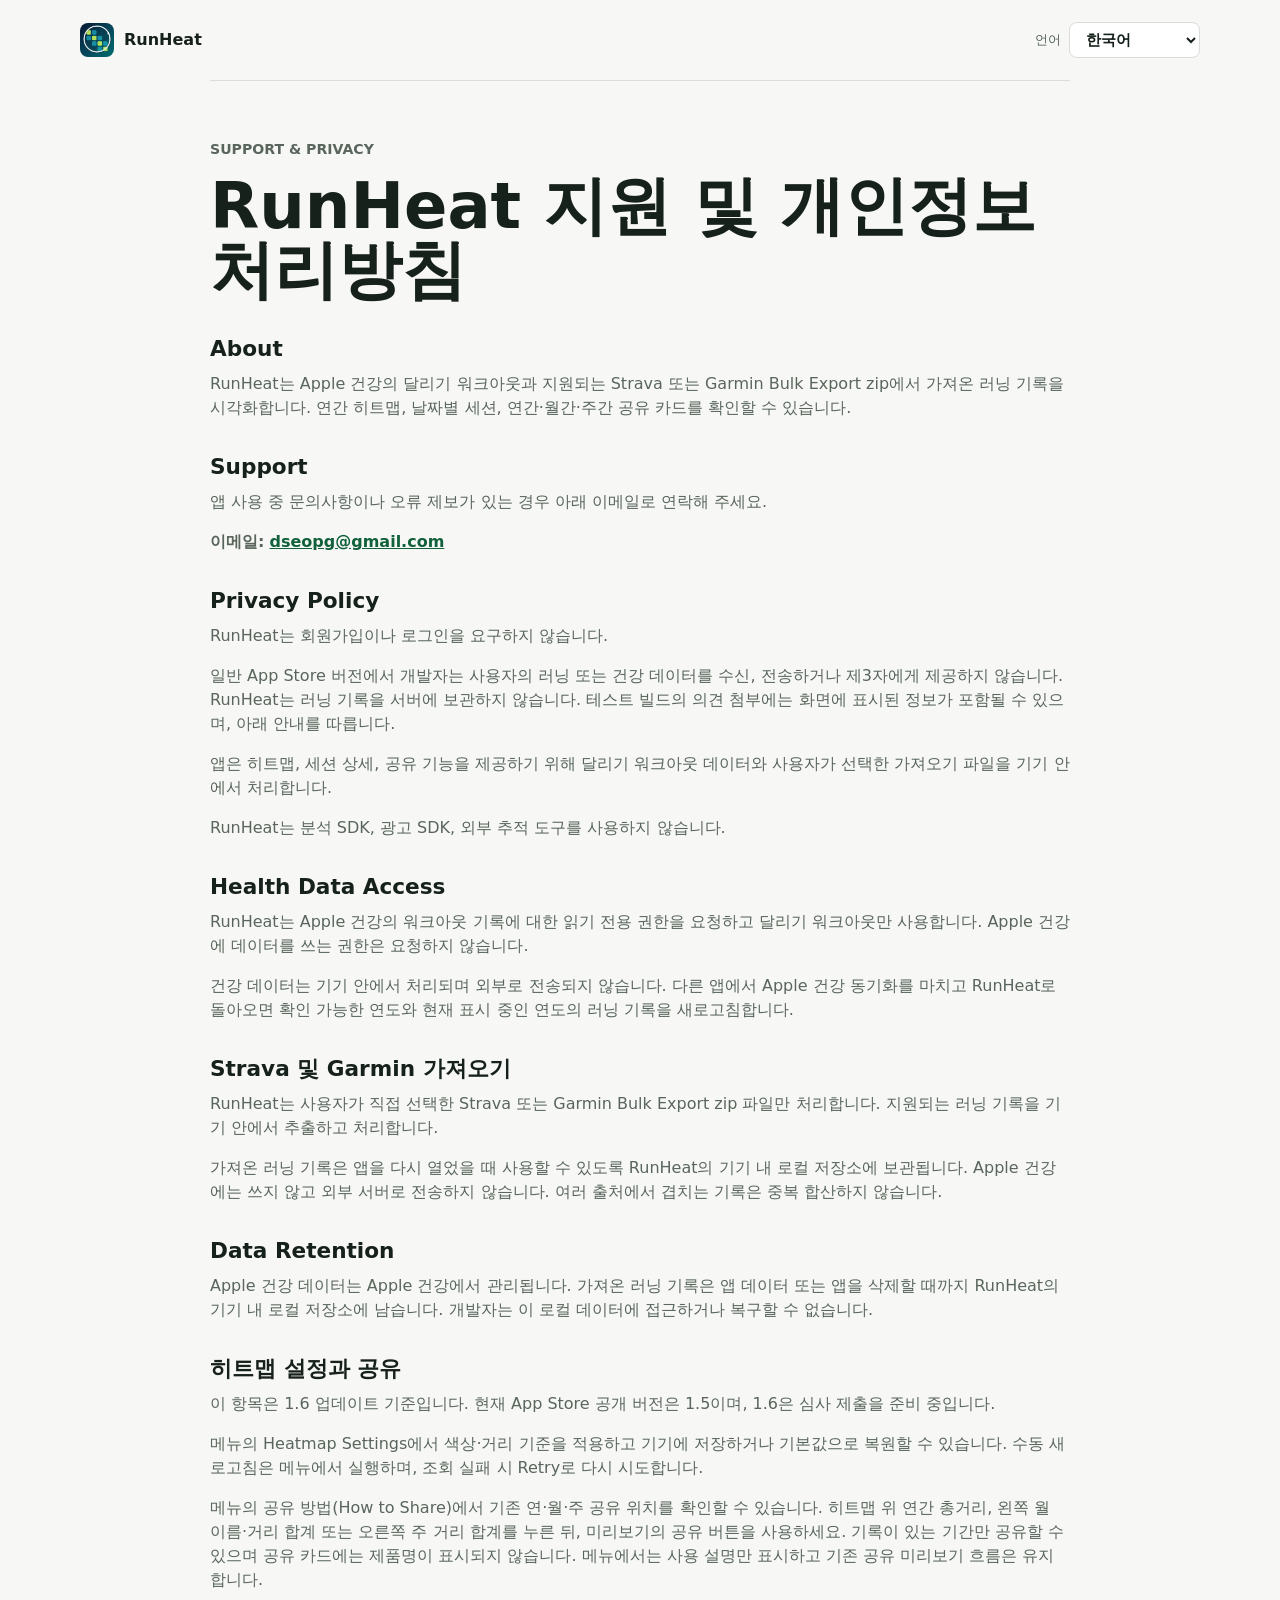
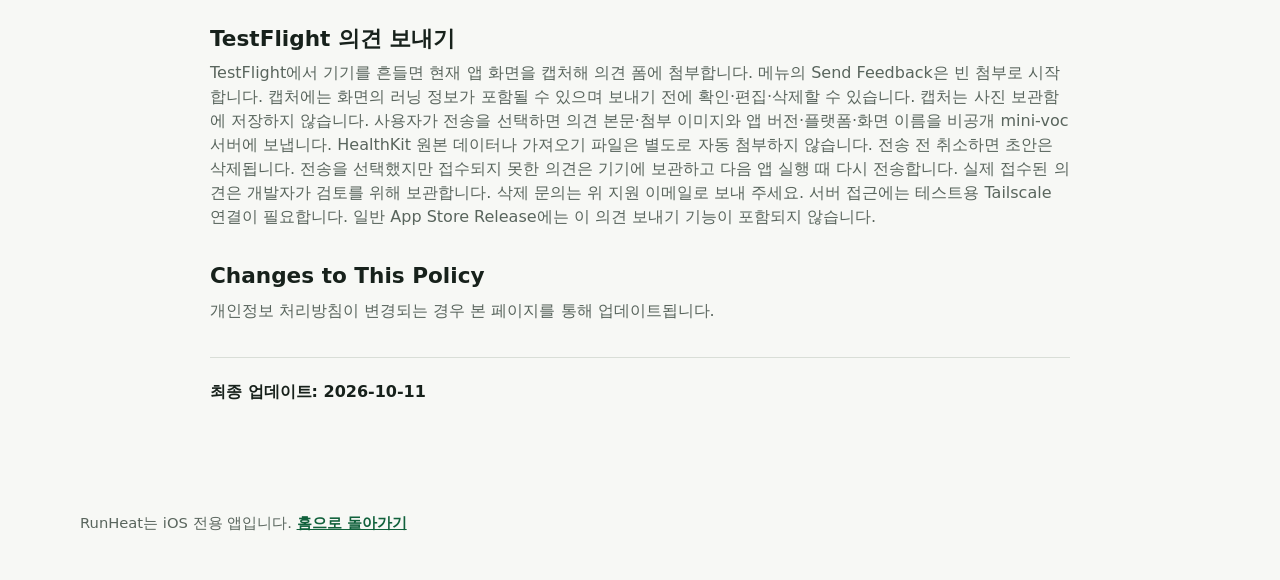
<file: ko/support.html>
<!doctype html>
<html lang="ko">
  <head>
    <meta charset="utf-8">
    <meta name="viewport" content="width=device-width, initial-scale=1">
    <meta name="description" content="RunHeat 지원 및 개인정보 처리방침.">
    <title>RunHeat 지원 및 개인정보 처리방침</title>
    <link rel="stylesheet" href="../styles.css">
  </head>
  <body>
    <header class="site-header">
      <div class="brand">
        <img src="../assets/app-icon.png" alt="">
        <span>RunHeat</span>
      </div>
      <nav class="nav" aria-label="언어">
        <label class="language-select">
          <span>언어</span>
          <select onchange="if (this.value) window.location.href = this.value">
            <option value="../en/support.html">English</option>
            <option value="../ko/support.html" selected>한국어</option>
          </select>
        </label>
      </nav>
    </header>

    <main class="policy-page">
      <section class="section policy-section" aria-labelledby="korean-title">
        <p class="eyebrow">Support & Privacy</p>
        <h1 id="korean-title">RunHeat 지원 및 개인정보 처리방침</h1>

        <h2>About</h2>
        <p>RunHeat는 Apple 건강의 달리기 워크아웃과 지원되는 Strava 또는 Garmin Bulk Export zip에서 가져온 러닝 기록을 시각화합니다. 연간 히트맵, 날짜별 세션, 연간·월간·주간 공유 카드를 확인할 수 있습니다.</p>

        <h2>Support</h2>
        <p>앱 사용 중 문의사항이나 오류 제보가 있는 경우 아래 이메일로 연락해 주세요.</p>
        <p><strong>이메일:</strong> <a class="text-link" href="mailto:dseopg@gmail.com">dseopg@gmail.com</a></p>

        <h2>Privacy Policy</h2>
        <p>RunHeat는 회원가입이나 로그인을 요구하지 않습니다.</p>
        <p>일반 App Store 버전에서 개발자는 사용자의 러닝 또는 건강 데이터를 수신, 전송하거나 제3자에게 제공하지 않습니다. RunHeat는 러닝 기록을 서버에 보관하지 않습니다. 테스트 빌드의 의견 첨부에는 화면에 표시된 정보가 포함될 수 있으며, 아래 안내를 따릅니다.</p>
        <p>앱은 히트맵, 세션 상세, 공유 기능을 제공하기 위해 달리기 워크아웃 데이터와 사용자가 선택한 가져오기 파일을 기기 안에서 처리합니다.</p>
        <p>RunHeat는 분석 SDK, 광고 SDK, 외부 추적 도구를 사용하지 않습니다.</p>

        <h2>Health Data Access</h2>
        <p>RunHeat는 Apple 건강의 워크아웃 기록에 대한 읽기 전용 권한을 요청하고 달리기 워크아웃만 사용합니다. Apple 건강에 데이터를 쓰는 권한은 요청하지 않습니다.</p>
        <p>건강 데이터는 기기 안에서 처리되며 외부로 전송되지 않습니다. 다른 앱에서 Apple 건강 동기화를 마치고 RunHeat로 돌아오면 확인 가능한 연도와 현재 표시 중인 연도의 러닝 기록을 새로고침합니다.</p>

        <h2>Strava 및 Garmin 가져오기</h2>
        <p>RunHeat는 사용자가 직접 선택한 Strava 또는 Garmin Bulk Export zip 파일만 처리합니다. 지원되는 러닝 기록을 기기 안에서 추출하고 처리합니다.</p>
        <p>가져온 러닝 기록은 앱을 다시 열었을 때 사용할 수 있도록 RunHeat의 기기 내 로컬 저장소에 보관됩니다. Apple 건강에는 쓰지 않고 외부 서버로 전송하지 않습니다. 여러 출처에서 겹치는 기록은 중복 합산하지 않습니다.</p>

        <h2>Data Retention</h2>
        <p>Apple 건강 데이터는 Apple 건강에서 관리됩니다. 가져온 러닝 기록은 앱 데이터 또는 앱을 삭제할 때까지 RunHeat의 기기 내 로컬 저장소에 남습니다. 개발자는 이 로컬 데이터에 접근하거나 복구할 수 없습니다.</p>

        <h2>히트맵 설정과 공유</h2>
        <p>이 항목은 1.6 업데이트 기준입니다. 현재 App Store 공개 버전은 1.5이며, 1.6은 심사 제출을 준비 중입니다.</p>
        <p>메뉴의 Heatmap Settings에서 색상·거리 기준을 적용하고 기기에 저장하거나 기본값으로 복원할 수 있습니다. 수동 새로고침은 메뉴에서 실행하며, 조회 실패 시 Retry로 다시 시도합니다.</p>
        <p>메뉴의 공유 방법(How to Share)에서 기존 연·월·주 공유 위치를 확인할 수 있습니다. 히트맵 위 연간 총거리, 왼쪽 월 이름·거리 합계 또는 오른쪽 주 거리 합계를 누른 뒤, 미리보기의 공유 버튼을 사용하세요. 기록이 있는 기간만 공유할 수 있으며 공유 카드에는 제품명이 표시되지 않습니다. 메뉴에서는 사용 설명만 표시하고 기존 공유 미리보기 흐름은 유지합니다.</p>
        <h2>TestFlight 의견 보내기</h2>
        <p>TestFlight에서 기기를 흔들면 현재 앱 화면을 캡처해 의견 폼에 첨부합니다. 메뉴의 Send Feedback은 빈 첨부로 시작합니다. 캡처에는 화면의 러닝 정보가 포함될 수 있으며 보내기 전에 확인·편집·삭제할 수 있습니다. 캡처는 사진 보관함에 저장하지 않습니다. 사용자가 전송을 선택하면 의견 본문·첨부 이미지와 앱 버전·플랫폼·화면 이름을 비공개 mini-voc 서버에 보냅니다. HealthKit 원본 데이터나 가져오기 파일은 별도로 자동 첨부하지 않습니다. 전송 전 취소하면 초안은 삭제됩니다. 전송을 선택했지만 접수되지 못한 의견은 기기에 보관하고 다음 앱 실행 때 다시 전송합니다. 실제 접수된 의견은 개발자가 검토를 위해 보관합니다. 삭제 문의는 위 지원 이메일로 보내 주세요. 서버 접근에는 테스트용 Tailscale 연결이 필요합니다. 일반 App Store Release에는 이 의견 보내기 기능이 포함되지 않습니다.</p>

        <h2>Changes to This Policy</h2>
        <p>개인정보 처리방침이 변경되는 경우 본 페이지를 통해 업데이트됩니다.</p>

        <p class="updated">최종 업데이트: 2026-10-11</p>
      </section>
    </main>

    <footer class="site-footer">
      <span>RunHeat는 iOS 전용 앱입니다. <a class="text-link" href="../ko/">홈으로 돌아가기</a></span>
    </footer>
  </body>
</html>
</file>
<file: styles.css>
:root {
  color-scheme: light;
  --bg: #f7f8f5;
  --ink: #17211b;
  --muted: #59655d;
  --line: #d9ded7;
  --green: #1f8f4f;
  --green-dark: #11613c;
  --panel: #ffffff;
  --accent: #ff7a45;
}

* {
  box-sizing: border-box;
}

body {
  margin: 0;
  background: var(--bg);
  color: var(--ink);
  font-family: Inter, ui-sans-serif, system-ui, -apple-system, BlinkMacSystemFont, "Segoe UI", sans-serif;
  line-height: 1.5;
}

a {
  color: inherit;
}

.text-link {
  color: var(--green-dark);
  font-weight: 700;
}

.site-header,
.hero,
.section,
.site-footer {
  width: min(1120px, calc(100% - 40px));
  margin: 0 auto;
}

.site-header {
  display: flex;
  align-items: center;
  justify-content: space-between;
  padding: 22px 0;
}

.brand {
  display: inline-flex;
  align-items: center;
  gap: 10px;
  font-weight: 700;
}

.brand img {
  width: 34px;
  height: 34px;
  border-radius: 8px;
}

.nav {
  display: flex;
  align-items: center;
  gap: 18px;
  color: var(--muted);
  font-size: 0.95rem;
}

.nav a {
  text-decoration: none;
}

.language-select {
  display: inline-flex;
  align-items: center;
  gap: 8px;
}

.language-select span {
  font-size: 0.82rem;
  color: var(--muted);
}

.language-select select {
  min-height: 36px;
  padding: 0 34px 0 12px;
  border: 1px solid var(--line);
  border-radius: 8px;
  background: var(--panel);
  color: var(--ink);
  font: inherit;
  font-weight: 700;
}

.hero {
  display: grid;
  grid-template-columns: minmax(0, 1fr) minmax(280px, 420px);
  gap: 56px;
  align-items: center;
  padding: 34px 0 70px;
}

.hero-copy {
  max-width: 690px;
}

.eyebrow {
  color: var(--green-dark);
  font-size: 0.88rem;
  font-weight: 700;
  letter-spacing: 0;
  text-transform: uppercase;
}

h1,
h2,
h3,
p {
  margin-top: 0;
}

h1 {
  margin-bottom: 18px;
  font-size: clamp(3rem, 8vw, 6.4rem);
  line-height: 0.92;
  letter-spacing: 0;
}

.lead {
  max-width: 620px;
  color: var(--muted);
  font-size: 1.2rem;
}

.actions {
  display: flex;
  flex-wrap: wrap;
  gap: 12px;
  margin-top: 30px;
}

.button {
  display: inline-flex;
  align-items: center;
  justify-content: center;
  min-height: 44px;
  padding: 0 18px;
  border: 1px solid var(--ink);
  border-radius: 8px;
  text-decoration: none;
  font-weight: 700;
}

.button.primary {
  background: var(--ink);
  color: white;
}

.button.secondary {
  background: transparent;
}

.phone-stage {
  display: flex;
  justify-content: center;
}

.phone-shot {
  width: min(100%, 330px);
  border-radius: 34px;
  box-shadow: 0 26px 70px rgb(23 33 27 / 20%);
}

.section {
  padding: 58px 0;
  border-top: 1px solid var(--line);
}

.section h2 {
  font-size: clamp(2rem, 4vw, 3.4rem);
  line-height: 1;
  letter-spacing: 0;
}

.feature-grid {
  display: grid;
  grid-template-columns: repeat(4, minmax(0, 1fr));
  gap: 18px;
  margin-top: 26px;
}

.feature {
  min-height: 190px;
  padding: 22px;
  background: var(--panel);
  border: 1px solid var(--line);
  border-radius: 8px;
}

.feature h3 {
  margin-bottom: 10px;
  font-size: 1.1rem;
}

.feature p,
.privacy p,
.site-footer {
  color: var(--muted);
}

.gallery {
  display: grid;
  grid-template-columns: repeat(4, minmax(0, 1fr));
  gap: 24px;
  align-items: start;
}

.gallery figure {
  margin: 0;
}

.gallery img {
  width: 100%;
  display: block;
  border-radius: 24px;
  box-shadow: 0 18px 50px rgb(23 33 27 / 14%);
}

.gallery figcaption {
  display: grid;
  gap: 4px;
  padding: 16px 4px 0;
}

.gallery figcaption strong {
  font-size: 1rem;
}

.gallery figcaption span {
  color: var(--muted);
  font-size: 0.92rem;
}

.privacy {
  display: grid;
  grid-template-columns: minmax(0, 0.8fr) minmax(0, 1.2fr);
  gap: 36px;
  align-items: start;
}

.site-footer {
  padding: 34px 0 46px;
  font-size: 0.92rem;
}

.policy-page {
  width: min(860px, calc(100% - 40px));
  margin: 0 auto;
}

.policy-section {
  width: 100%;
  margin: 0;
}

.policy-section h1 {
  margin-bottom: 34px;
  font-size: clamp(2.4rem, 5vw, 4.6rem);
  line-height: 1;
}

.policy-section h2 {
  margin-top: 34px;
  margin-bottom: 10px;
  font-size: 1.35rem;
  line-height: 1.2;
}

.policy-section p {
  color: var(--muted);
}

.policy-section .updated {
  margin-top: 34px;
  padding-top: 22px;
  border-top: 1px solid var(--line);
  color: var(--ink);
  font-weight: 700;
}

@media (max-width: 820px) {
  .site-header,
  .hero,
  .section,
  .site-footer,
  .policy-page {
    width: min(100% - 28px, 640px);
  }

  .hero,
  .feature-grid,
  .privacy {
    grid-template-columns: 1fr;
  }

  .gallery {
    grid-template-columns: repeat(2, minmax(0, 1fr));
  }

  .hero {
    gap: 34px;
    padding-top: 18px;
  }

  .phone-stage {
    justify-content: flex-start;
  }

  .phone-shot {
    width: min(100%, 290px);
  }
}

@media (max-width: 520px) {
  .gallery {
    grid-template-columns: 1fr;
  }

  .gallery img {
    width: min(100%, 360px);
  }
}
</file>
